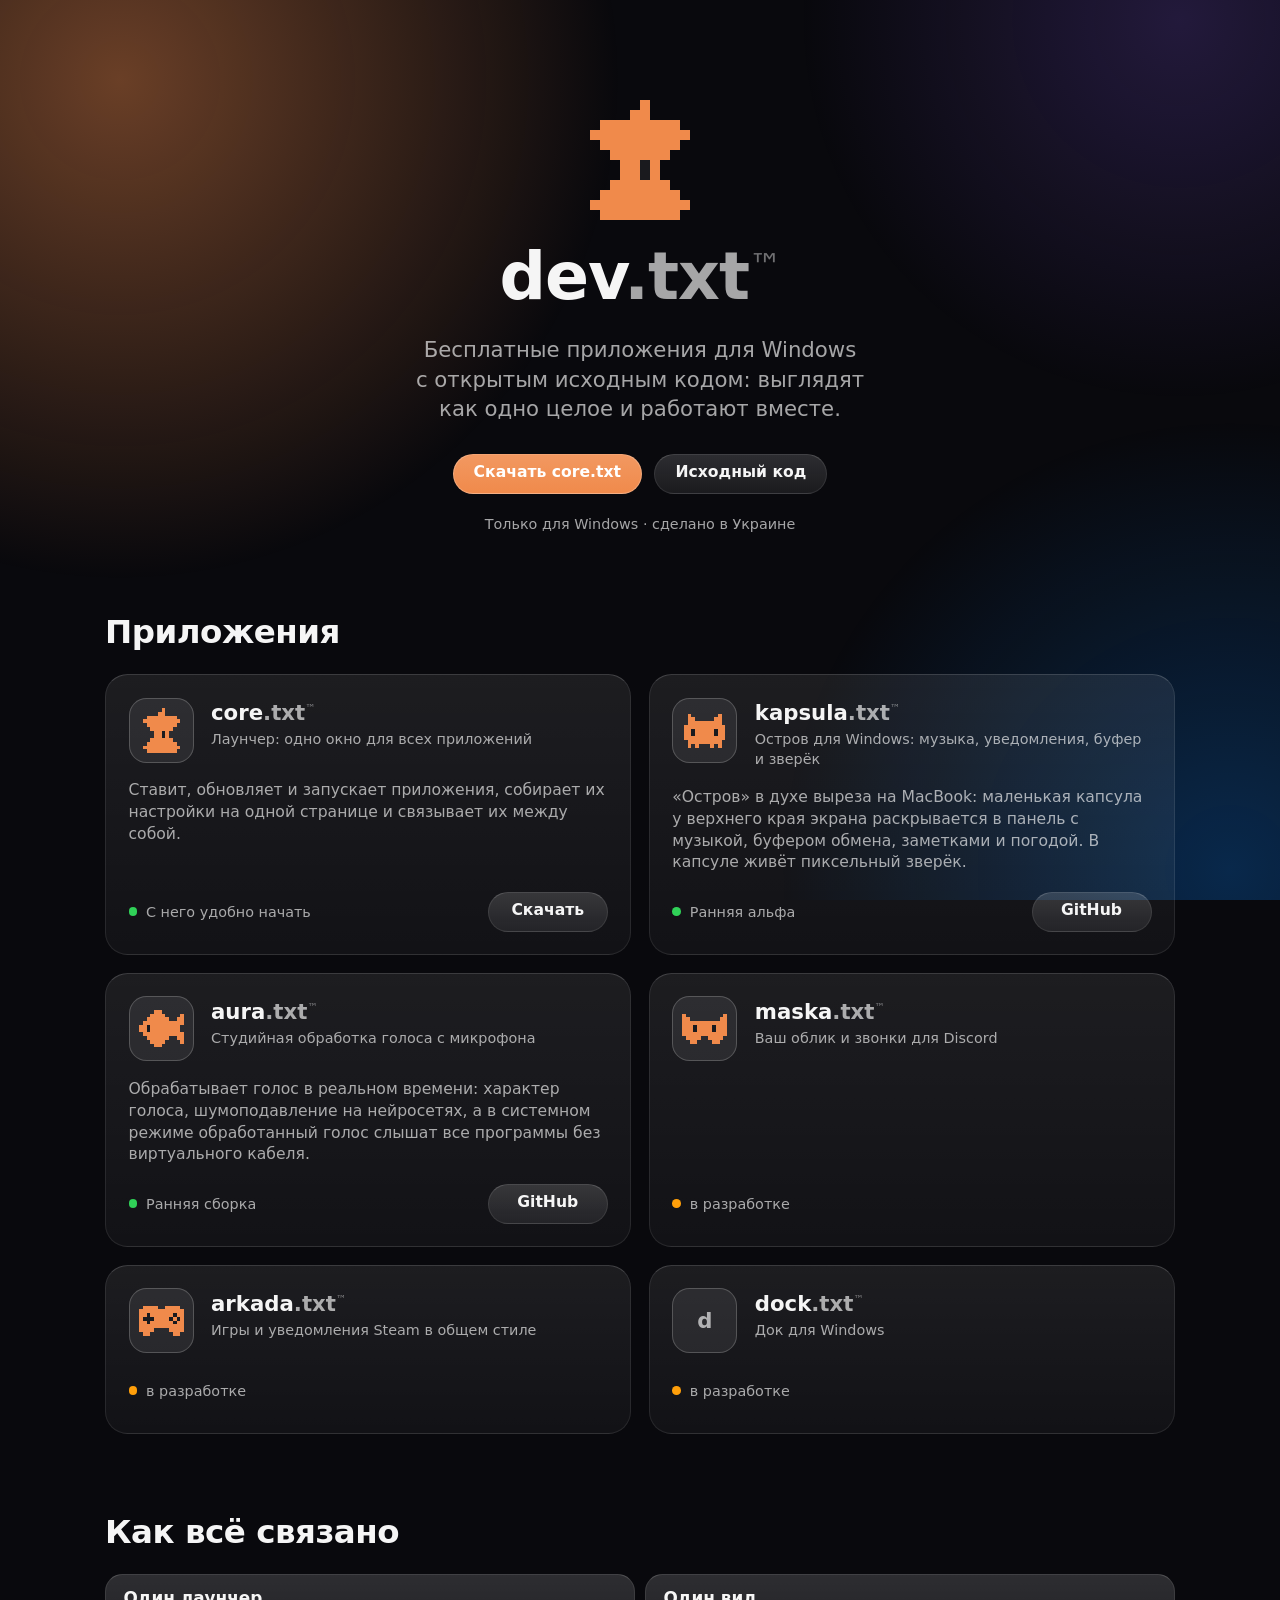
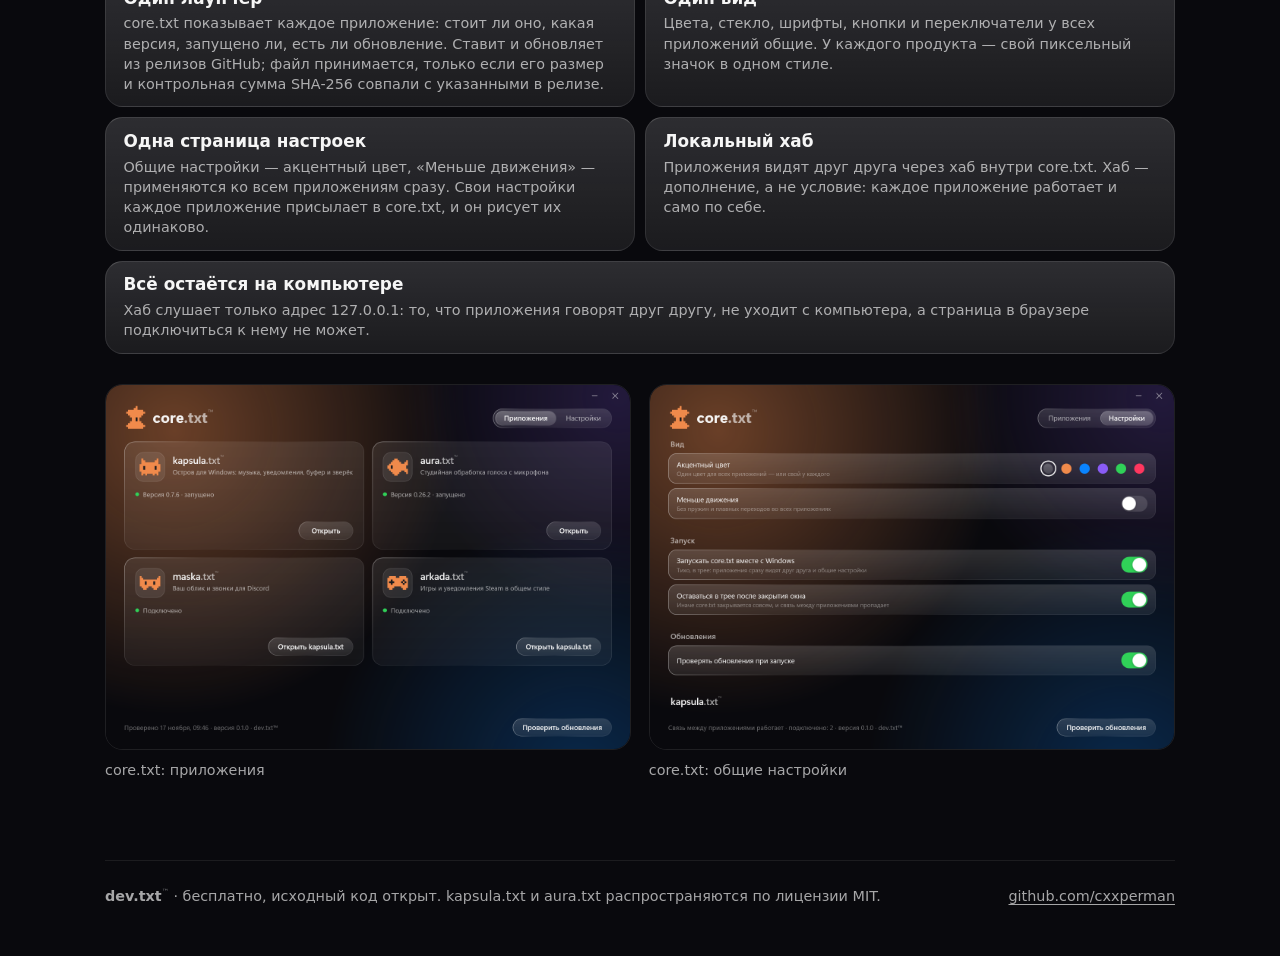
<file: index.html>
<!doctype html>
<html lang="ru">
<head>
<meta charset="utf-8">
<meta name="viewport" content="width=device-width, initial-scale=1">
<title>dev.txt™ — приложения для Windows в одном стиле</title>
<meta name="description" content="dev.txt™ — бесплатные приложения для Windows с открытым исходным кодом: лаунчер core.txt, остров kapsula.txt, обработка голоса aura.txt. Один вид, одна страница настроек, сделано в Украине.">
<meta name="theme-color" content="#09090D">
<meta name="color-scheme" content="dark">
<meta property="og:type" content="website">
<meta property="og:site_name" content="dev.txt™">
<meta property="og:locale" content="ru_RU">
<meta property="og:title" content="dev.txt™ — приложения для Windows в одном стиле">
<meta property="og:description" content="Бесплатные приложения для Windows с открытым исходным кодом. Один лаунчер, один вид, одна страница настроек.">
<meta property="og:image" content="assets/core-apps.png">
<meta property="og:image:width" content="1380">
<meta property="og:image:height" content="960">
<meta property="og:image:alt" content="Окно лаунчера core.txt с карточками приложений">
<link rel="icon" href="assets/core.ico" sizes="any">
<link rel="icon" type="image/png" href="assets/core.png">
<link rel="stylesheet" href="assets/tokens.css">
<link rel="stylesheet" href="assets/kit.css">
<link rel="stylesheet" href="site.css">
</head>
<body class="dt-app">
<div class="dt-backdrop" aria-hidden="true"><i></i><i></i><i></i></div>
<div class="page">

  <header class="hero">
    <div class="hero-mark"><!--sprite:core pixels--><svg viewBox="-1 0 12 12" shape-rendering="crispEdges" aria-hidden="true" focusable="false"><rect x="5" y="0" width="1" height="1" fill="#F08A4B" style="--i:25"/><rect x="4" y="1" width="1" height="1" fill="#F08A4B" style="--i:23"/><rect x="5" y="1" width="1" height="1" fill="#F08A4B" style="--i:22"/><rect x="1" y="2" width="1" height="1" fill="#F08A4B" style="--i:19"/><rect x="2" y="2" width="1" height="1" fill="#F08A4B" style="--i:18"/><rect x="3" y="2" width="1" height="1" fill="#F08A4B" style="--i:21"/><rect x="4" y="2" width="1" height="1" fill="#F08A4B" style="--i:20"/><rect x="5" y="2" width="1" height="1" fill="#F08A4B" style="--i:19"/><rect x="6" y="2" width="1" height="1" fill="#F08A4B" style="--i:18"/><rect x="7" y="2" width="1" height="1" fill="#F08A4B" style="--i:21"/><rect x="8" y="2" width="1" height="1" fill="#F08A4B" style="--i:20"/><rect x="0" y="3" width="1" height="1" fill="#F08A4B" style="--i:17"/><rect x="1" y="3" width="1" height="1" fill="#F08A4B" style="--i:16"/><rect x="2" y="3" width="1" height="1" fill="#F08A4B" style="--i:19"/><rect x="3" y="3" width="1" height="1" fill="#F08A4B" style="--i:18"/><rect x="4" y="3" width="1" height="1" fill="#F08A4B" style="--i:17"/><rect x="5" y="3" width="1" height="1" fill="#F08A4B" style="--i:16"/><rect x="6" y="3" width="1" height="1" fill="#F08A4B" style="--i:19"/><rect x="7" y="3" width="1" height="1" fill="#F08A4B" style="--i:18"/><rect x="8" y="3" width="1" height="1" fill="#F08A4B" style="--i:17"/><rect x="9" y="3" width="1" height="1" fill="#F08A4B" style="--i:16"/><rect x="1" y="4" width="1" height="1" fill="#F08A4B" style="--i:17"/><rect x="2" y="4" width="1" height="1" fill="#F08A4B" style="--i:16"/><rect x="3" y="4" width="1" height="1" fill="#F08A4B" style="--i:15"/><rect x="4" y="4" width="1" height="1" fill="#F08A4B" style="--i:14"/><rect x="5" y="4" width="1" height="1" fill="#F08A4B" style="--i:17"/><rect x="6" y="4" width="1" height="1" fill="#F08A4B" style="--i:16"/><rect x="7" y="4" width="1" height="1" fill="#F08A4B" style="--i:15"/><rect x="8" y="4" width="1" height="1" fill="#F08A4B" style="--i:14"/><rect x="2" y="5" width="1" height="1" fill="#F08A4B" style="--i:13"/><rect x="3" y="5" width="1" height="1" fill="#F08A4B" style="--i:12"/><rect x="4" y="5" width="1" height="1" fill="#F08A4B" style="--i:15"/><rect x="5" y="5" width="1" height="1" fill="#F08A4B" style="--i:14"/><rect x="6" y="5" width="1" height="1" fill="#F08A4B" style="--i:13"/><rect x="7" y="5" width="1" height="1" fill="#F08A4B" style="--i:12"/><rect x="3" y="6" width="1" height="1" fill="#F08A4B" style="--i:13"/><rect x="4" y="6" width="1" height="1" fill="#F08A4B" style="--i:12"/><rect x="5" y="6" width="1" height="1" fill="#1A1A1E" style="--i:11"/><rect x="6" y="6" width="1" height="1" fill="#F08A4B" style="--i:10"/><rect x="3" y="7" width="1" height="1" fill="#F08A4B" style="--i:10"/><rect x="4" y="7" width="1" height="1" fill="#F08A4B" style="--i:9"/><rect x="5" y="7" width="1" height="1" fill="#1A1A1E" style="--i:8"/><rect x="6" y="7" width="1" height="1" fill="#F08A4B" style="--i:11"/><rect x="2" y="8" width="1" height="1" fill="#F08A4B" style="--i:8"/><rect x="3" y="8" width="1" height="1" fill="#F08A4B" style="--i:7"/><rect x="4" y="8" width="1" height="1" fill="#F08A4B" style="--i:6"/><rect x="5" y="8" width="1" height="1" fill="#F08A4B" style="--i:9"/><rect x="6" y="8" width="1" height="1" fill="#F08A4B" style="--i:8"/><rect x="7" y="8" width="1" height="1" fill="#F08A4B" style="--i:7"/><rect x="1" y="9" width="1" height="1" fill="#F08A4B" style="--i:6"/><rect x="2" y="9" width="1" height="1" fill="#F08A4B" style="--i:5"/><rect x="3" y="9" width="1" height="1" fill="#F08A4B" style="--i:4"/><rect x="4" y="9" width="1" height="1" fill="#F08A4B" style="--i:7"/><rect x="5" y="9" width="1" height="1" fill="#F08A4B" style="--i:6"/><rect x="6" y="9" width="1" height="1" fill="#F08A4B" style="--i:5"/><rect x="7" y="9" width="1" height="1" fill="#F08A4B" style="--i:4"/><rect x="8" y="9" width="1" height="1" fill="#F08A4B" style="--i:7"/><rect x="0" y="10" width="1" height="1" fill="#F08A4B" style="--i:4"/><rect x="1" y="10" width="1" height="1" fill="#F08A4B" style="--i:3"/><rect x="2" y="10" width="1" height="1" fill="#F08A4B" style="--i:2"/><rect x="3" y="10" width="1" height="1" fill="#F08A4B" style="--i:5"/><rect x="4" y="10" width="1" height="1" fill="#F08A4B" style="--i:4"/><rect x="5" y="10" width="1" height="1" fill="#F08A4B" style="--i:3"/><rect x="6" y="10" width="1" height="1" fill="#F08A4B" style="--i:2"/><rect x="7" y="10" width="1" height="1" fill="#F08A4B" style="--i:5"/><rect x="8" y="10" width="1" height="1" fill="#F08A4B" style="--i:4"/><rect x="9" y="10" width="1" height="1" fill="#F08A4B" style="--i:3"/><rect x="1" y="11" width="1" height="1" fill="#F08A4B" style="--i:0"/><rect x="2" y="11" width="1" height="1" fill="#F08A4B" style="--i:3"/><rect x="3" y="11" width="1" height="1" fill="#F08A4B" style="--i:2"/><rect x="4" y="11" width="1" height="1" fill="#F08A4B" style="--i:1"/><rect x="5" y="11" width="1" height="1" fill="#F08A4B" style="--i:0"/><rect x="6" y="11" width="1" height="1" fill="#F08A4B" style="--i:3"/><rect x="7" y="11" width="1" height="1" fill="#F08A4B" style="--i:2"/><rect x="8" y="11" width="1" height="1" fill="#F08A4B" style="--i:1"/></svg><!--/sprite--></div>
    <h1 class="dt-display"><span class="dt-brand">dev<i>.txt</i><sup>™</sup></span></h1>
    <p class="lede">Бесплатные приложения для Windows с открытым исходным кодом: выглядят как одно целое и работают вместе.</p>
    <div class="hero-actions">
      <a class="dt-btn dt-btn--primary" style="--dt-tint: var(--dt-brand)" href="https://github.com/cxxperman/core.txt/releases/latest">Скачать core.txt</a>
      <a class="dt-btn" href="https://github.com/cxxperman">Исходный код</a>
    </div>
    <p class="dt-caption">Только для Windows · сделано в Украине</p>
  </header>

  <main>
    <section class="block" aria-labelledby="apps">
      <h2 class="dt-display" id="apps">Приложения</h2>
      <div class="cards">

        <article class="dt-block dt-block--card card">
          <div class="head">
            <span class="dt-tile"><!--sprite:core--><svg viewBox="-1 0 12 12" shape-rendering="crispEdges" aria-hidden="true" focusable="false"><rect x="5" y="0" width="1" height="1" fill="#F08A4B"/><rect x="4" y="1" width="2" height="1" fill="#F08A4B"/><rect x="1" y="2" width="8" height="1" fill="#F08A4B"/><rect x="0" y="3" width="10" height="1" fill="#F08A4B"/><rect x="1" y="4" width="8" height="1" fill="#F08A4B"/><rect x="2" y="5" width="6" height="1" fill="#F08A4B"/><rect x="3" y="6" width="2" height="1" fill="#F08A4B"/><rect x="5" y="6" width="1" height="1" fill="#1A1A1E"/><rect x="6" y="6" width="1" height="1" fill="#F08A4B"/><rect x="3" y="7" width="2" height="1" fill="#F08A4B"/><rect x="5" y="7" width="1" height="1" fill="#1A1A1E"/><rect x="6" y="7" width="1" height="1" fill="#F08A4B"/><rect x="2" y="8" width="6" height="1" fill="#F08A4B"/><rect x="1" y="9" width="8" height="1" fill="#F08A4B"/><rect x="0" y="10" width="10" height="1" fill="#F08A4B"/><rect x="1" y="11" width="8" height="1" fill="#F08A4B"/></svg><!--/sprite--></span>
            <div>
              <h3 class="dt-title"><span class="dt-brand">core<i>.txt</i><sup>™</sup></span></h3>
              <p class="dt-caption">Лаунчер: одно окно для всех приложений</p>
            </div>
          </div>
          <p class="text">Ставит, обновляет и запускает приложения, собирает их настройки на одной странице и связывает их между собой.</p>
          <div class="foot">
            <span class="dt-status dt-status--ok">С него удобно начать</span>
            <a class="dt-btn" href="https://github.com/cxxperman/core.txt/releases/latest">Скачать</a>
          </div>
        </article>

        <article class="dt-block dt-block--card card">
          <div class="head">
            <span class="dt-tile"><img src="assets/kapsula.png" alt="" width="36" height="36"></span>
            <div>
              <h3 class="dt-title"><span class="dt-brand">kapsula<i>.txt</i><sup>™</sup></span></h3>
              <p class="dt-caption">Остров для Windows: музыка, уведомления, буфер и зверёк</p>
            </div>
          </div>
          <p class="text">«Остров» в духе выреза на MacBook: маленькая капсула у верхнего края экрана раскрывается в панель с музыкой, буфером обмена, заметками и погодой. В капсуле живёт пиксельный зверёк.</p>
          <div class="foot">
            <span class="dt-status dt-status--ok">Ранняя альфа</span>
            <a class="dt-btn" href="https://github.com/cxxperman/kapsula.txt">GitHub</a>
          </div>
        </article>

        <article class="dt-block dt-block--card card">
          <div class="head">
            <span class="dt-tile"><!--sprite:aura--><svg viewBox="0 -1 12 12" shape-rendering="crispEdges" aria-hidden="true" focusable="false"><rect x="4" y="0" width="2" height="1" fill="#F08A4B"/><rect x="3" y="1" width="4" height="1" fill="#F08A4B"/><rect x="11" y="1" width="1" height="1" fill="#F08A4B"/><rect x="2" y="2" width="6" height="1" fill="#F08A4B"/><rect x="10" y="2" width="2" height="1" fill="#F08A4B"/><rect x="1" y="3" width="11" height="1" fill="#F08A4B"/><rect x="0" y="4" width="2" height="1" fill="#F08A4B"/><rect x="2" y="4" width="1" height="1" fill="#1A1A1E"/><rect x="3" y="4" width="8" height="1" fill="#F08A4B"/><rect x="0" y="5" width="2" height="1" fill="#F08A4B"/><rect x="2" y="5" width="1" height="1" fill="#1A1A1E"/><rect x="3" y="5" width="8" height="1" fill="#F08A4B"/><rect x="1" y="6" width="11" height="1" fill="#F08A4B"/><rect x="2" y="7" width="6" height="1" fill="#F08A4B"/><rect x="10" y="7" width="2" height="1" fill="#F08A4B"/><rect x="3" y="8" width="4" height="1" fill="#F08A4B"/><rect x="11" y="8" width="1" height="1" fill="#F08A4B"/><rect x="4" y="9" width="2" height="1" fill="#F08A4B"/></svg><!--/sprite--></span>
            <div>
              <h3 class="dt-title"><span class="dt-brand">aura<i>.txt</i><sup>™</sup></span></h3>
              <p class="dt-caption">Студийная обработка голоса с микрофона</p>
            </div>
          </div>
          <p class="text">Обрабатывает голос в реальном времени: характер голоса, шумоподавление на нейросетях, а в системном режиме обработанный голос слышат все программы без виртуального кабеля.</p>
          <div class="foot">
            <span class="dt-status dt-status--ok">Ранняя сборка</span>
            <a class="dt-btn" href="https://github.com/cxxperman/aura.txt">GitHub</a>
          </div>
        </article>

        <article class="dt-block dt-block--card card">
          <div class="head">
            <span class="dt-tile"><!--sprite:maska--><svg viewBox="0 -2 12 12" shape-rendering="crispEdges" aria-hidden="true" focusable="false"><rect x="0" y="0" width="1" height="1" fill="#F08A4B"/><rect x="11" y="0" width="1" height="1" fill="#F08A4B"/><rect x="0" y="1" width="2" height="1" fill="#F08A4B"/><rect x="10" y="1" width="2" height="1" fill="#F08A4B"/><rect x="0" y="2" width="12" height="1" fill="#F08A4B"/><rect x="0" y="3" width="3" height="1" fill="#F08A4B"/><rect x="3" y="3" width="1" height="1" fill="#1A1A1E"/><rect x="4" y="3" width="4" height="1" fill="#F08A4B"/><rect x="8" y="3" width="1" height="1" fill="#1A1A1E"/><rect x="9" y="3" width="3" height="1" fill="#F08A4B"/><rect x="0" y="4" width="3" height="1" fill="#F08A4B"/><rect x="3" y="4" width="1" height="1" fill="#1A1A1E"/><rect x="4" y="4" width="4" height="1" fill="#F08A4B"/><rect x="8" y="4" width="1" height="1" fill="#1A1A1E"/><rect x="9" y="4" width="3" height="1" fill="#F08A4B"/><rect x="0" y="5" width="12" height="1" fill="#F08A4B"/><rect x="1" y="6" width="4" height="1" fill="#F08A4B"/><rect x="7" y="6" width="4" height="1" fill="#F08A4B"/><rect x="2" y="7" width="2" height="1" fill="#F08A4B"/><rect x="8" y="7" width="2" height="1" fill="#F08A4B"/></svg><!--/sprite--></span>
            <div>
              <h3 class="dt-title"><span class="dt-brand">maska<i>.txt</i><sup>™</sup></span></h3>
              <p class="dt-caption">Ваш облик и звонки для Discord</p>
            </div>
          </div>
          <div class="foot">
            <span class="dt-status dt-status--warn">в разработке</span>
          </div>
        </article>

        <article class="dt-block dt-block--card card">
          <div class="head">
            <span class="dt-tile"><!--sprite:arkada--><svg viewBox="0 -2 12 12" shape-rendering="crispEdges" aria-hidden="true" focusable="false"><rect x="1" y="0" width="4" height="1" fill="#F08A4B"/><rect x="7" y="0" width="4" height="1" fill="#F08A4B"/><rect x="0" y="1" width="12" height="1" fill="#F08A4B"/><rect x="0" y="2" width="2" height="1" fill="#F08A4B"/><rect x="2" y="2" width="1" height="1" fill="#1A1A1E"/><rect x="3" y="2" width="6" height="1" fill="#F08A4B"/><rect x="9" y="2" width="1" height="1" fill="#1A1A1E"/><rect x="10" y="2" width="2" height="1" fill="#F08A4B"/><rect x="0" y="3" width="1" height="1" fill="#F08A4B"/><rect x="1" y="3" width="3" height="1" fill="#1A1A1E"/><rect x="4" y="3" width="4" height="1" fill="#F08A4B"/><rect x="8" y="3" width="1" height="1" fill="#1A1A1E"/><rect x="9" y="3" width="1" height="1" fill="#F08A4B"/><rect x="10" y="3" width="1" height="1" fill="#1A1A1E"/><rect x="11" y="3" width="1" height="1" fill="#F08A4B"/><rect x="0" y="4" width="2" height="1" fill="#F08A4B"/><rect x="2" y="4" width="1" height="1" fill="#1A1A1E"/><rect x="3" y="4" width="6" height="1" fill="#F08A4B"/><rect x="9" y="4" width="1" height="1" fill="#1A1A1E"/><rect x="10" y="4" width="2" height="1" fill="#F08A4B"/><rect x="0" y="5" width="12" height="1" fill="#F08A4B"/><rect x="0" y="6" width="4" height="1" fill="#F08A4B"/><rect x="8" y="6" width="4" height="1" fill="#F08A4B"/><rect x="1" y="7" width="2" height="1" fill="#F08A4B"/><rect x="9" y="7" width="2" height="1" fill="#F08A4B"/></svg><!--/sprite--></span>
            <div>
              <h3 class="dt-title"><span class="dt-brand">arkada<i>.txt</i><sup>™</sup></span></h3>
              <p class="dt-caption">Игры и уведомления Steam в общем стиле</p>
            </div>
          </div>
          <div class="foot">
            <span class="dt-status dt-status--warn">в разработке</span>
          </div>
        </article>

        <article class="dt-block dt-block--card card">
          <div class="head">
            <span class="dt-tile" aria-hidden="true"><span class="dt-title">d</span></span>
            <div>
              <h3 class="dt-title"><span class="dt-brand">dock<i>.txt</i><sup>™</sup></span></h3>
              <p class="dt-caption">Док для Windows</p>
            </div>
          </div>
          <div class="foot">
            <span class="dt-status dt-status--warn">в разработке</span>
          </div>
        </article>

      </div>
    </section>

    <section class="block" aria-labelledby="how">
      <h2 class="dt-display" id="how">Как всё связано</h2>
      <ul class="rows">
        <li class="dt-row">
          <h3 class="dt-heading">Один лаунчер</h3>
          <p class="dt-caption">core.txt показывает каждое приложение: стоит ли оно, какая версия, запущено ли, есть ли обновление. Ставит и обновляет из релизов GitHub; файл принимается, только если его размер и контрольная сумма SHA-256 совпали с указанными в релизе.</p>
        </li>
        <li class="dt-row">
          <h3 class="dt-heading">Один вид</h3>
          <p class="dt-caption">Цвета, стекло, шрифты, кнопки и переключатели у всех приложений общие. У каждого продукта — свой пиксельный значок в одном стиле.</p>
        </li>
        <li class="dt-row">
          <h3 class="dt-heading">Одна страница настроек</h3>
          <p class="dt-caption">Общие настройки — акцентный цвет, «Меньше движения» — применяются ко всем приложениям сразу. Свои настройки каждое приложение присылает в core.txt, и он рисует их одинаково.</p>
        </li>
        <li class="dt-row">
          <h3 class="dt-heading">Локальный хаб</h3>
          <p class="dt-caption">Приложения видят друг друга через хаб внутри core.txt. Хаб — дополнение, а не условие: каждое приложение работает и само по себе.</p>
        </li>
        <li class="dt-row">
          <h3 class="dt-heading">Всё остаётся на компьютере</h3>
          <p class="dt-caption">Хаб слушает только адрес 127.0.0.1: то, что приложения говорят друг другу, не уходит с компьютера, а страница в браузере подключиться к нему не может.</p>
        </li>
      </ul>
      <div class="shots">
        <figure>
          <img src="assets/core-apps.png" width="1380" height="960" loading="lazy" alt="Окно core.txt: карточки kapsula.txt, aura.txt, maska.txt и arkada.txt с версиями и кнопками «Открыть»">
          <figcaption class="dt-caption">core.txt: приложения</figcaption>
        </figure>
        <figure>
          <img src="assets/core-settings.png" width="1380" height="960" loading="lazy" alt="Страница настроек core.txt: акцентный цвет, «Меньше движения», запуск вместе с Windows, обновления">
          <figcaption class="dt-caption">core.txt: общие настройки</figcaption>
        </figure>
      </div>
    </section>
  </main>

  <footer class="bottom dt-caption">
    <p><span class="dt-brand">dev<i>.txt</i><sup>™</sup></span> · бесплатно, исходный код открыт. kapsula.txt и aura.txt распространяются по лицензии MIT.</p>
    <p><a href="https://github.com/cxxperman">github.com/cxxperman</a></p>
  </footer>

</div>
</body>
</html>
</file>
<file: assets/tokens.css>
/* Generated from tokens/tokens.json (v0.1.0) by tools/build.js. Do not edit by hand. */

:root {
  color-scheme: dark;
  --dt-brand: #F08A4B;
  --dt-blue: #0A84FF;
  --dt-green: #30D158;
  --dt-red: #FF453A;
  --dt-orange: #FF9F0A;
  --dt-yellow: #FFD60A;
  --dt-purple: #8A5CF6;
  --dt-pink: #FF375F;
  --dt-accent: var(--dt-blue);
  --dt-radius-block: 18px;
  --dt-radius-row: 14px;
  --dt-radius-control: 11px;
  --dt-radius-tip: 9px;
  --dt-font-text: 'Segoe UI Variable Text', 'Segoe UI', system-ui, sans-serif;
  --dt-font-display: 'Segoe UI Variable Display', 'Segoe UI', system-ui, sans-serif;
  --dt-font-mono: 'Cascadia Mono', 'Consolas', monospace;
  --dt-size-display: 26px;
  --dt-size-title: 17px;
  --dt-size-heading: 13.5px;
  --dt-size-body: 12.5px;
  --dt-size-caption: 11.5px;
  --dt-size-micro: 10.5px;
  --dt-ease-out: cubic-bezier(0.22, 1, 0.36, 1);
  --dt-dur-press: 90ms;
  --dt-dur-fast: 180ms;
  --dt-dur-base: 230ms;
  --dt-dur-slow: 380ms;
  --dt-dur-reveal: 560ms;
  --dt-bg: #09090D;
  --dt-surface: #151518;
  --dt-raised: #2C2C31;
  --dt-label: rgb(255 255 255 / 0.96);
  --dt-label-2: rgb(255 255 255 / 0.64);
  --dt-label-3: rgb(255 255 255 / 0.42);
  --dt-separator: rgb(255 255 255 / 0.08);
  --dt-fill: rgb(255 255 255 / 0.08);
  --dt-fill-2: rgb(255 255 255 / 0.14);
  --dt-fill-press: rgb(255 255 255 / 0.22);
  --dt-edge: rgb(255 255 255 / 0.09);
  --dt-edge-top: rgb(255 255 255 / 0.17);
  --dt-menu: rgb(30 30 38 / 0.82);
  --dt-tooltip: rgb(36 36 39 / 0.95);
  --dt-glass: linear-gradient(180deg, rgb(255 255 255 / 0.15), rgb(255 255 255 / 0.075));
  --dt-glass-hover: linear-gradient(180deg, rgb(255 255 255 / 0.22), rgb(255 255 255 / 0.12));
  --dt-glass-strong: linear-gradient(180deg, rgb(255 255 255 / 0.27), rgb(255 255 255 / 0.16));
  --dt-rim: linear-gradient(145deg, rgb(255 255 255 / 0.5) 0%, rgb(255 255 255 / 0.13) 32%, rgb(255 255 255 / 0.05) 68%, rgb(255 255 255 / 0.17) 100%);
}

:root[data-theme='light'] {
  color-scheme: light;
  --dt-bg: #F4F4F6;
  --dt-surface: #FFFFFF;
  --dt-raised: #FFFFFF;
  --dt-label: rgb(0 0 0 / 0.88);
  --dt-label-2: rgb(0 0 0 / 0.6);
  --dt-label-3: rgb(0 0 0 / 0.4);
  --dt-separator: rgb(0 0 0 / 0.08);
  --dt-fill: rgb(0 0 0 / 0.05);
  --dt-fill-2: rgb(0 0 0 / 0.09);
  --dt-fill-press: rgb(0 0 0 / 0.14);
  --dt-edge: rgb(0 0 0 / 0.08);
  --dt-edge-top: #FFFFFF;
  --dt-menu: rgb(250 250 252 / 0.86);
  --dt-tooltip: rgb(36 36 39 / 0.95);
  --dt-glass: linear-gradient(180deg, rgb(255 255 255 / 0.86), rgb(255 255 255 / 0.66));
  --dt-glass-hover: linear-gradient(180deg, rgb(255 255 255 / 0.96), rgb(255 255 255 / 0.8));
  --dt-glass-strong: linear-gradient(180deg, rgb(255 255 255 / 1), rgb(255 255 255 / 0.9));
  --dt-rim: linear-gradient(145deg, #FFFFFF 0%, rgb(0 0 0 / 0.07) 32%, rgb(0 0 0 / 0.06) 68%, rgb(0 0 0 / 0.12) 100%);
}

@media (prefers-reduced-motion: reduce) {
  :root {
    --dt-dur-press: 0ms;
    --dt-dur-fast: 0ms;
    --dt-dur-base: 0ms;
    --dt-dur-slow: 0ms;
    --dt-dur-reveal: 0ms;
  }
}
</file>
<file: assets/kit.css>
/* kit.txt — общие элементы интерфейса dev.txt™ для всего, что рисуется в браузере: Aura, темы, страницы.
 * Подключается после dist/tokens.css. Здесь нет ни одного своего цвета, радиуса или длительности — только токены.
 * Те же элементы для C# — в ui/Ui.cs; менять их нужно вместе. Образец — ui/gallery.html. */

/* ───────── Основа ───────── */
.dt-app {
  margin: 0;
  font: 400 var(--dt-size-body)/1.4 var(--dt-font-text);
  color: var(--dt-label);
  background: var(--dt-bg);
  -webkit-font-smoothing: antialiased;
}
.dt-app *, .dt-app *::before, .dt-app *::after { box-sizing: border-box; }
.dt-app button, .dt-app input, .dt-app select { font: inherit; color: inherit; }
.dt-app :focus-visible { outline: 3px solid color-mix(in srgb, var(--dt-accent) 55%, transparent); outline-offset: 1px; }

.dt-display { font: 700 var(--dt-size-display)/1.15 var(--dt-font-display); letter-spacing: -0.015em; }
.dt-title { font: 600 var(--dt-size-title)/1.25 var(--dt-font-display); }
.dt-heading { font: 600 var(--dt-size-heading)/1.3 var(--dt-font-text); }
.dt-caption { font-size: var(--dt-size-caption); color: var(--dt-label-2); }
.dt-micro { font-size: var(--dt-size-micro); color: var(--dt-label-3); }

/* ───────── Свечение за стеклом: три цветных пятна на тёмном фоне ───────── */
.dt-backdrop { position: fixed; inset: 0; overflow: hidden; pointer-events: none; }
.dt-backdrop i { position: absolute; border-radius: 50%; }
.dt-backdrop i:nth-child(1) { width: 1000px; height: 1000px; left: -380px; top: -420px; background: radial-gradient(closest-side, color-mix(in srgb, var(--dt-brand) 42%, transparent), color-mix(in srgb, var(--dt-brand) 23%, transparent) 45%, transparent); }
.dt-backdrop i:nth-child(2) { width: 900px; height: 900px; right: -400px; bottom: -420px; background: radial-gradient(closest-side, color-mix(in srgb, var(--dt-blue) 26%, transparent), color-mix(in srgb, var(--dt-blue) 14%, transparent) 45%, transparent); }
.dt-backdrop i:nth-child(3) { width: 760px; height: 760px; right: -280px; top: -360px; background: radial-gradient(closest-side, color-mix(in srgb, var(--dt-purple) 20%, transparent), color-mix(in srgb, var(--dt-purple) 11%, transparent) 45%, transparent); }

/* ───────── Стекло: блок (углы 18) и строка списка (углы 14) ───────── */
.dt-block, .dt-row {
  position: relative;
  background: var(--dt-glass);
  border: 1px solid var(--dt-edge);
  border-top-color: var(--dt-edge-top);
}
.dt-block { border-radius: var(--dt-radius-block); padding: 18px; }
.dt-row { border-radius: var(--dt-radius-row); padding: 10px 14px; }
/* Карточка — стекло потоньше: кнопка на ней должна читаться */
.dt-block--card { background: linear-gradient(180deg, rgb(255 255 255 / 0.0825), rgb(255 255 255 / 0.041)); }

/* ───────── Кнопка-капсула ───────── */
.dt-btn {
  display: inline-flex; align-items: center; justify-content: center;
  height: 32px; min-width: 96px; padding: 0 16px 1px;
  border-radius: 16px; border: 1px solid var(--dt-edge); border-top-color: var(--dt-edge-top);
  background: var(--dt-glass);
  font-weight: 600; font-size: var(--dt-size-body); color: var(--dt-label);
  cursor: pointer; user-select: none; white-space: nowrap;
  transition: transform var(--dt-dur-fast) var(--dt-ease-out);
}
.dt-btn:hover { background: var(--dt-glass-hover); }
.dt-btn:active { transform: scale(0.965); transition-duration: var(--dt-dur-press); }
.dt-btn:disabled, .dt-btn[aria-disabled='true'] { opacity: 0.45; pointer-events: none; }
/* Главная: залита цветом, сверху чуть светлее. Цвет — акцент или свой через --dt-tint */
.dt-btn--primary {
  --tint: var(--dt-tint, var(--dt-accent));
  background: linear-gradient(180deg, color-mix(in srgb, var(--tint), white 12%), var(--tint));
  border-color: rgb(255 255 255 / 0.22);
  color: #fff;
}
.dt-btn--primary:hover { background: linear-gradient(180deg, color-mix(in srgb, var(--tint), white 18%), color-mix(in srgb, var(--tint), white 6%)); }

/* ───────── Переключатель ─────────
 * <label class="dt-switch"><input type="checkbox"><i></i></label> */
.dt-switch { position: relative; display: inline-flex; cursor: pointer; }
.dt-switch input { position: absolute; opacity: 0; pointer-events: none; }
.dt-switch i {
  position: relative; flex: none; width: 46px; height: 28px; border-radius: 14px;
  background: var(--dt-fill-2);
  transition: background var(--dt-dur-base) ease-in-out;
}
.dt-switch i::after {
  content: ''; position: absolute; top: 2px; left: 2px; width: 24px; height: 24px; border-radius: 50%;
  background: #fff; box-shadow: 0 1.5px 6px rgb(0 0 0 / 0.28);
  transition: transform var(--dt-dur-base) ease-in-out;
}
.dt-switch input:checked + i { background: var(--dt-green); }
.dt-switch input:checked + i::after { transform: translateX(18px); }
.dt-switch input:focus-visible + i { outline: 3px solid color-mix(in srgb, var(--dt-accent) 55%, transparent); outline-offset: 1px; }
.dt-switch:has(input:disabled) { opacity: 0.45; pointer-events: none; }

/* ───────── Переключатель из нескольких вариантов (вкладки, режимы) ─────────
 * <div class="dt-seg" role="radiogroup"><button aria-checked="true">…</button>…</div> */
.dt-seg {
  display: inline-grid; grid-auto-flow: column; grid-auto-columns: minmax(0, 1fr); gap: 2px; padding: 3px;
  border-radius: 16px; background: var(--dt-glass); border: 1px solid var(--dt-edge); border-top-color: var(--dt-edge-top);
}
.dt-seg button {
  height: 26px; padding: 0 14px; border: 1px solid transparent; border-radius: 13px; background: none;
  font-size: var(--dt-size-body); color: var(--dt-label-2); cursor: pointer; white-space: nowrap;
  transition: transform var(--dt-dur-fast) var(--dt-ease-out);
}
.dt-seg button:hover { color: var(--dt-label); }
.dt-seg button:active { transform: scale(0.97); transition-duration: var(--dt-dur-press); }
.dt-seg button[aria-checked='true'], .dt-seg button[aria-selected='true'] {
  background: var(--dt-glass-strong); border-color: var(--dt-edge); border-top-color: var(--dt-edge-top); color: var(--dt-label); font-weight: 600;
}

/* ───────── Полоса хода ───────── <div class="dt-progress" style="--value: 0.42"></div> */
.dt-progress { height: 4px; border-radius: 2px; background: var(--dt-fill-2); overflow: hidden; }
.dt-progress::after {
  content: ''; display: block; height: 100%; width: calc(var(--value, 0) * 100%); border-radius: 2px;
  background: var(--dt-tint, var(--dt-accent)); transition: width var(--dt-dur-fast) linear;
}

/* ───────── Состояние: цветная точка и подпись ───────── */
.dt-status { display: inline-flex; align-items: center; gap: 7px; font-size: var(--dt-size-caption); color: var(--dt-label-2); }
.dt-status::before { content: ''; flex: none; width: 7px; height: 7px; border-radius: 50%; background: var(--dt-label-3); }
.dt-status--ok::before { background: var(--dt-green); }
.dt-status--warn::before { background: var(--dt-orange); }
.dt-status--bad::before { background: var(--dt-red); }

/* ───────── Название продукта: «aura.txt™» ─────────
 * <span class="dt-brand">aura<i>.txt</i><sup>™</sup></span> */
.dt-brand { font-family: var(--dt-font-display); font-weight: 600; text-transform: lowercase; white-space: nowrap; }
.dt-brand i { font-style: normal; color: var(--dt-label-2); }
.dt-brand sup { font-size: 0.5em; font-weight: 400; color: var(--dt-label-3); vertical-align: top; line-height: 1.6; }

/* ───────── Плитка значка: пиксельный значок на стекле ───────── */
.dt-tile {
  display: inline-grid; place-items: center; width: 52px; height: 52px; flex: none;
  border-radius: var(--dt-radius-row); background: var(--dt-fill); border: 1px solid rgb(255 255 255 / 0.2);
}
.dt-tile img, .dt-tile svg { width: 36px; height: 36px; image-rendering: pixelated; }

/* ───────── Подсказка ───────── */
.dt-tip {
  display: inline-block; max-width: 300px; padding: 5px 9px 6px;
  border-radius: var(--dt-radius-tip); background: var(--dt-tooltip); color: #F5F5F7;
  border: 1px solid rgb(255 255 255 / 0.08); border-top-color: rgb(255 255 255 / 0.28);
  box-shadow: 0 3px 14px rgb(0 0 0 / 0.42); font-size: 12px;
}
</file>
<file: site.css>
/* Сайт dev.txt™ — только раскладка страницы. Вид элементов целиком из assets/kit.css, значения — из assets/tokens.css:
 * здесь нет ни одного своего цвета, радиуса или длительности. Размеры текста — токены, а не числа.
 * Страница крупнее окна приложения, поэтому всё увеличено разом (--site-scale), пропорции токенов те же. */

:root { --site-scale: 1.25; }
body { min-height: 100vh; }
h1, h2, h3, p, ul, figure { margin: 0; }
ul { padding: 0; list-style: none; }
a { color: inherit; text-underline-offset: 2px; }
a.dt-btn { text-decoration: none; }

.page {
  position: relative; zoom: var(--site-scale);
  max-width: 920px; margin: 0 auto; padding: 0 32px 40px;
  display: grid; gap: 64px;
}
main { display: grid; gap: 64px; }
.block { display: grid; gap: 18px; }

/* ───────── Шапка ───────── */
.hero { display: grid; justify-items: center; gap: 16px; padding-top: 80px; text-align: center; }
.hero-mark { width: 96px; height: 96px; }
.hero-mark svg { display: block; width: 100%; height: 100%; }
.hero h1 { font-size: calc(var(--dt-size-display) * 2); }
.lede { max-width: 30em; font-size: var(--dt-size-title); color: var(--dt-label-2); text-wrap: balance; }
.hero-actions { display: flex; flex-wrap: wrap; justify-content: center; gap: 10px; margin-top: 8px; }

/* ───────── Карточки продуктов ───────── */
.cards { display: grid; grid-template-columns: repeat(2, minmax(0, 1fr)); gap: 14px; }
.card { display: flex; flex-direction: column; gap: 14px; }
.head { display: flex; gap: 14px; }
.head > div { min-width: 0; padding-top: 2px; }
.head .dt-caption { margin-top: 2px; }
.dt-tile .dt-title { color: var(--dt-label-2); }
.text { color: var(--dt-label-2); }
.foot { display: flex; flex-wrap: wrap; align-items: center; justify-content: space-between; gap: 12px; min-height: 32px; margin-top: auto; }

/* ───────── Как всё связано ───────── */
.rows { display: grid; grid-template-columns: repeat(2, minmax(0, 1fr)); gap: 8px; }
.rows li:last-child { grid-column: 1 / -1; }
.rows .dt-caption { margin-top: 3px; }
.shots { display: grid; grid-template-columns: repeat(2, minmax(0, 1fr)); gap: 14px; margin-top: 6px; }
.shots figure { display: grid; gap: 8px; }
.shots img { display: block; width: 100%; height: auto; border-radius: var(--dt-radius-row); border: 1px solid var(--dt-edge); }

/* ───────── Низ ───────── */
.bottom { display: flex; flex-wrap: wrap; justify-content: space-between; gap: 8px 24px; padding-top: 20px; border-top: 1px solid var(--dt-separator); }

@media (max-width: 760px) {
  :root { --site-scale: 1.15; }
  .page { padding: 0 16px 32px; gap: 48px; }
  main { gap: 48px; }
  .hero { padding-top: 48px; }
  .cards, .rows, .shots { grid-template-columns: minmax(0, 1fr); }
}

/* ───────── Появление: значок собирается из пикселей, как рыбка в заставке Aura ─────────
 * Только transform и opacity. Конечный вид — обычный: без анимации страница сразу готова. */
@keyframes site-pixel { from { opacity: 0; transform: translate(1.2px, 0.6px) scale(0.2); } }
@keyframes site-rise { from { opacity: 0; transform: translateY(10px); } }
@media (prefers-reduced-motion: no-preference) {
  .hero-mark rect {
    transform-box: fill-box; transform-origin: center;
    animation: site-pixel var(--dt-dur-reveal) var(--dt-ease-out) calc(var(--i) * 18ms) backwards;
  }
  .hero h1, .hero .lede, .hero-actions, .hero > .dt-caption { animation: site-rise var(--dt-dur-reveal) var(--dt-ease-out) backwards; }
  .hero h1 { animation-delay: 380ms; }
  .hero .lede { animation-delay: 460ms; }
  .hero-actions { animation-delay: 540ms; }
  .hero > .dt-caption { animation-delay: 620ms; }
}
</file>
